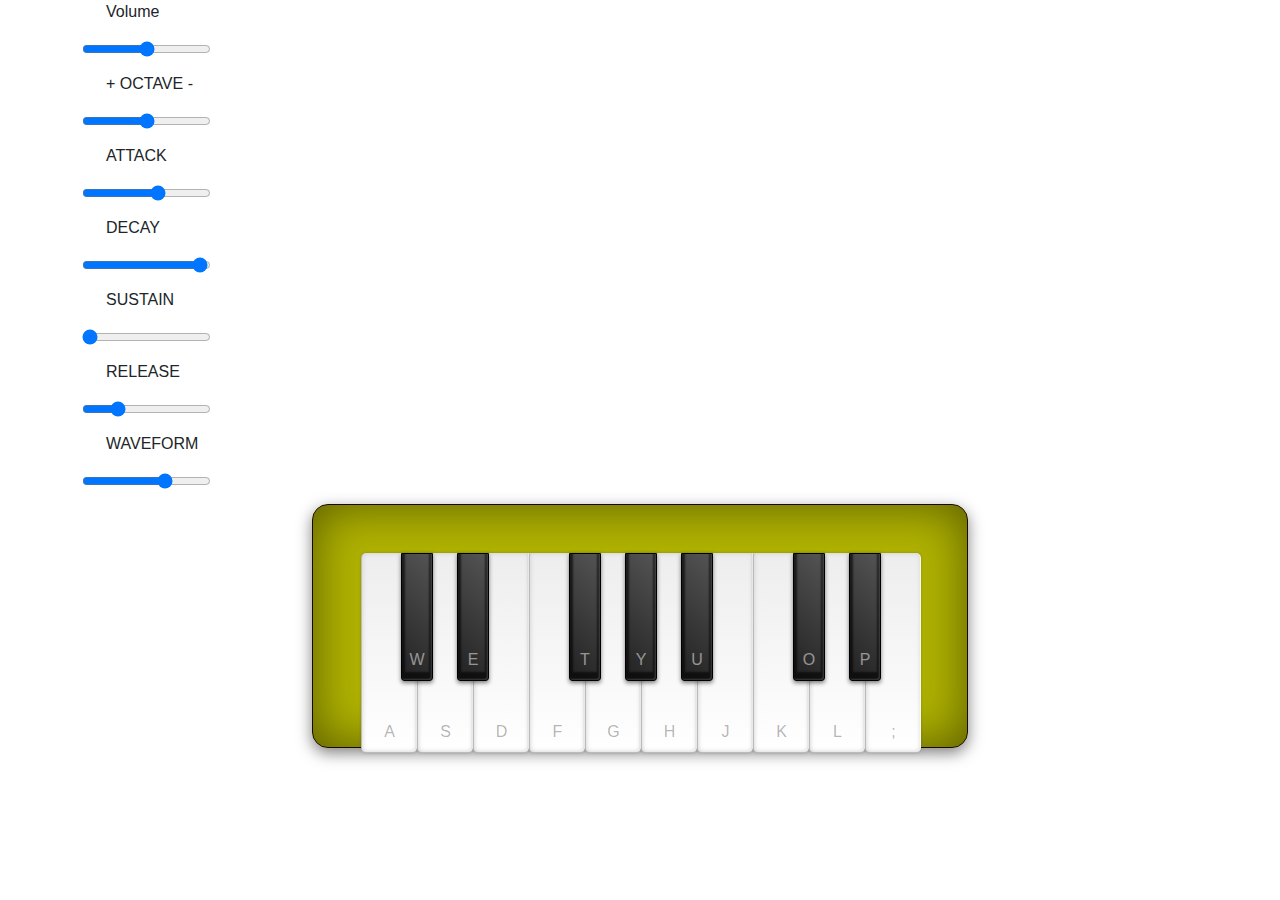
<file: index.html>
<!DOCTYPE html>
<html lang="en">
    <head>
        <meta charset="UTF-8">
        <meta name="viewport" content="width=device-width, initial-scale=1.0">
        <meta http-equiv="X-UA-Compatible" content="ie=edge">
        <meta name="Description" content="Enter your description here"/>
        <link rel="stylesheet" href="https://cdnjs.cloudflare.com/ajax/libs/twitter-bootstrap/5.1.0/css/bootstrap.min.css">
        <link rel="stylesheet" href="https://cdnjs.cloudflare.com/ajax/libs/font-awesome/5.15.4/css/all.min.css">
        <link rel="stylesheet" href="/css/main.css">
        <script src="/Synth/keyboard.js" defer></script>
        <script src="/Synth/waveforms.js" defer></script>
        <!-- <script src="/Synth/volume.js" defer></script> -->
        <!-- <script src="/Synth/Midi.js" defer></script> -->
        <!-- <script src="/Synth/LFO.js" defer></script> -->
        <!-- <script src="/Synth/visulizer.js" defer></script> -->
        <!-- <script src="./Adsr.js" defer></script> -->
        <title>Keyboard</title>
    </head>
    <body>
        <!-- <button id="success">Play Success Sound</button>
        <br><br>
        <button id="error">Play Error Sound</button>

        <br><br> -->
            <!-- VISUALIZER  -->
        <!-- <video id="video" style ='border-color: black;'  width="240px" height="135px" autoplay></video> -->


        <!-- KEYBOARD AND NOTES -->
        <div class="container">
            <div class="">
                
                <!--  VOLUME   -->
                <div class="col-lg-2">
                    <p class="ms-4">Volume</p>
                    <input className="volumeSlider" id="volume" type="range" min="0" max=".1" step=".001" value=".05"><br>
                </div>
                
                <!--  OCTAVE   -->
                <div class="col-lg-2">
                    <p class="ms-4 mt-2">+ OCTAVE -</p>
                    <input className="octSlider" id="oct" type="range" min="0" max="2" step="1" value="1"> 
                </div>
                <div class="col-lg-2">
                    <!-- ADSR -->
                    <p class="ms-4 mt-2">ATTACK</p>
                    <input className="attackSlider" type="range" min=".001" max=".5" step="0.001" value=".3">  
                </div>
                <div class="col-lg-2">
                    <p class="ms-4 mt-2">DECAY</p>
                    <input className="decaySlider" type="range" min=".001" max=".3" step="0.01" value="1">
                </div>
                <div class="col-lg-2">
                    <p class="ms-4 mt-2">SUSTAIN</p>
                    <input className="sustainSlider" type="range" min="400" max="200000" step="1" value="200"> 
                </div>
                <div class="col-lg-2">
                    <p class="ms-4 mt-2">RELEASE</p>
                    <input className="releaseSlider" type="range" min="0.5" max="2.5" step="0.01" value="1">   
                </div>
                <div class="col-lg-2">
                    <!-- THIS IS WAVEFORM SLIDER -->
                    <p class="ms-4 mt-2">WAVEFORM</p>
                    <input className="waveSlider" type="range" min="0" max=".75" step="0.25" value=".50">
                </div>
            </div>
        </div>


        <ul id="keyboard">
            <li note="C" class="white">A</li>
            <li note="C#" class="black">W</li>
            <li note="D" class="white offset">S</li>
            <li note="D#" class="black">E</li>
            <li note="E" class="white offset">D</li>
            <li note="F" class="white">F</li>
            <li note="F#" class="black">T</li>
            <li note="G" class="white offset">G</li>
            <li note="G#" class="black">Y</li>
            <li note="A" class="white offset">H</li>
            <li note="A#" class="black">U</li>
            <li note="B" class="white offset">J</li>
            <li note="C2" class="white">K</li>
            <li note="C#2" class="black">O</li>
            <li note="D2" class="white offset">L</li>
            <li note="D#2" class="black">P</li>
            <li note="E2" class="white offset">;</li>
          </ul>


          
          
          
          
          
          <!--    THE COULDN'T GET TO BIN OR SPOT IF YOUR STICKLER    -->
          
          <!-- LFO -->
          <!-- <label for="hz">Hz</label>
          <input className="hz" id="hz" type="range" min="660" max="1320" value="880" step="1" />
          <label for="lfo">LFO</label>cl
          <input className="lfo" id="lfo" type="range" min="1" max="10" value="5" step=".1" /> -->
          <!-- <p class="ms-4">LFO </p>
          <input className="frequencySlider" type="range" min="0" max="1" step=".1" value=".5">   -->


        <!-- FILTERS -->
        <!-- <p class="ms-4">Filter (Bandpass)</p>
        <input className="frequencySlider" type="range" min="0" max=".99" step=".0001" value=".5">
        
        <p class="ms-4">Q filter</p>
        <input className="qSlider" type="range" min="0.001" max=".3" step=".001" value="0.001"> -->


        <script src="https://cdnjs.cloudflare.com/ajax/libs/popper.js/2.9.2/umd/popper.min.js"></script>
        <script src="https://cdnjs.cloudflare.com/ajax/libs/twitter-bootstrap/5.1.0/js/bootstrap.min.js"></script>
    </body>
</html>
</file>
<file: css/main.css>
html {
    box-sizing: border-box;
  }
  
*,
*:before,
*:after {
    box-sizing: inherit;
    font-family: -apple-system, BlinkMacSystemFont, "Segoe UI", Roboto, Oxygen,
      Ubuntu, Cantarell, "Open Sans", "Helvetica Neue", sans-serif;
  }
  
body {
    margin: 0;
  }

:root {
    --keyboard: hsl(61, 100%, 35%);
    --keyboard-shadow: hsla(19, 50%, 66%, 0.2);
    --keyboard-border: hsl(20, 91%, 5%);
    --black-10: hsla(0, 0%, 0%, 0.1);
    --black-20: hsla(0, 0%, 0%, 0.2);
    --black-30: hsla(0, 0%, 0%, 0.3);
    --black-50: hsla(0, 0%, 0%, 0.5);
    --black-60: hsla(0, 0%, 0%, 0.6);
    --white-20: hsla(0, 0%, 100%, 0.2);
    --white-50: hsla(0, 0%, 100%, 0.5);
    --white-80: hsla(0, 0%, 100%, 0.8);
  }

.white,
.black {
  position: relative;
  float: left;
  display: flex;
  justify-content: center;
  align-items: flex-end;
  padding: 0.5rem 0;
  user-select: none;
  cursor: pointer;
}
#keyboard li:first-child {
    border-radius: 5px 0 5px 5px;
  }
  
#keyboard li:last-child {
    border-radius: 0 5px 5px 5px;
  }

.white {
    height: 12.5rem;
    width: 3.5rem;
    z-index: 1;
    border-left: 1px solid hsl(0, 0%, 73%);
    border-bottom: 1px solid hsl(0, 0%, 73%);
    border-radius: 0 0 5px 5px;
    box-shadow: -1px 0 0 var(--white-80) inset, 0 0 5px hsl(0, 0%, 80%) inset,
      0 0 3px var(--black-20);
    background: linear-gradient(to bottom, hsl(0, 0%, 93%) 0%, white 100%);
    color: var(--black-30);
  }
  
.black {
    height: 8rem;
    width: 2rem;
    margin: 0 0 0 -1rem;
    z-index: 2;
    border: 1px solid black;
    border-radius: 0 0 3px 3px;
    box-shadow: -1px -1px 2px var(--white-20) inset,
      0 -5px 2px 3px var(--black-60) inset, 0 2px 4px var(--black-50);
    background: linear-gradient(45deg, hsl(0, 0%, 13%) 0%, hsl(0, 0%, 33%) 100%);
    color: var(--white-50);
  }
.white.pressed {
    border-top: 1px solid hsl(0, 0%, 47%);
    border-left: 1px solid hsl(0, 0%, 60%);
    border-bottom: 1px solid hsl(0, 0%, 60%);
    box-shadow: 2px 0 3px var(--black-10) inset,
      -5px 5px 20px var(--black-20) inset, 0 0 3px var(--black-20);
    background: linear-gradient(to bottom, white 0%, hsl(0, 0%, 91%) 100%);
    outline: none;
  }
  
.black.pressed {
    box-shadow: -1px -1px 2px var(--white-20) inset,
      0 -2px 2px 3px var(--black-60) inset, 0 1px 2px var(--black-50);
    background: linear-gradient(
      to right,
      hsl(0, 0%, 27%) 0%,
      hsl(0, 0%, 13%) 100%
    );
    outline: none;
  } 
  .offset {
    margin: 0 0 0 -1rem;
  }

#keyboard {
    height: 15.25rem;
    width: 41rem;
    margin: 0.5rem auto;
    padding: 3rem 0 0 3rem;
    position: relative;
    border: 1px solid var(--keyboard-border);
    border-radius: 1rem;
    background-color: var(--keyboard);
    box-shadow: 0 0 50px var(--black-50) inset, 0 1px var(--keyboard-shadow) inset,
      0 5px 15px var(--black-50);
  }
</file>
